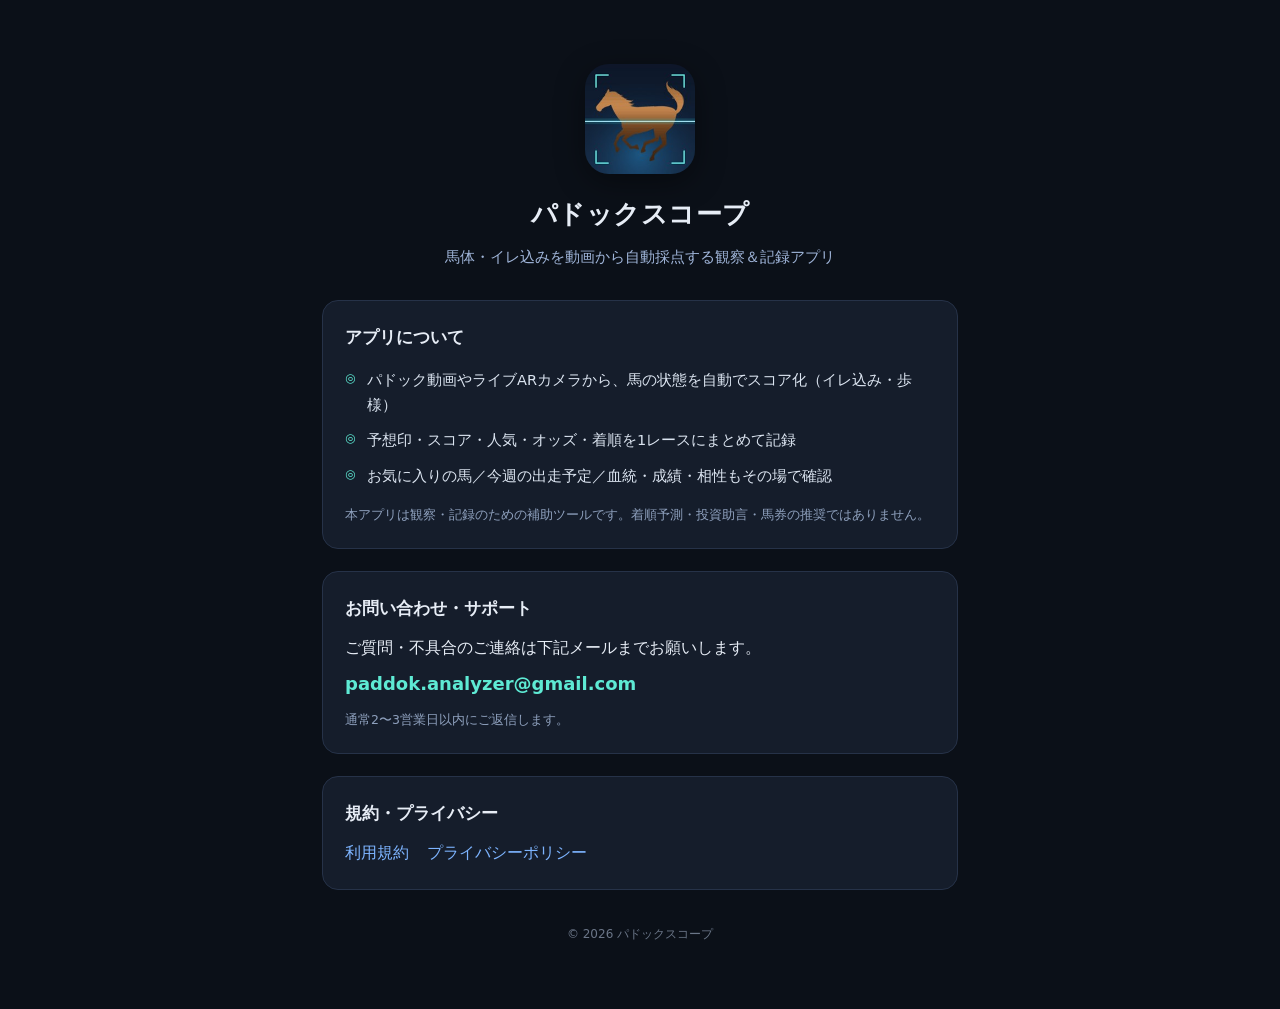
<file: index.html>
<!DOCTYPE html>
<html lang="ja">
<head>
<meta charset="UTF-8">
<meta name="viewport" content="width=device-width, initial-scale=1">
<title>パドックスコープ｜サポート</title>
<style>
  :root{ --bg:#0b1018; --card:#151d2b; --line:#263248; --fg:#e7edf6; --dim:#9fb4d8; --acc:#7db4ff; --teal:#5eead4; }
  *{box-sizing:border-box;margin:0;padding:0}
  body{background:var(--bg);color:var(--fg);font-family:-apple-system,"Hiragino Sans",system-ui,sans-serif;line-height:1.75;-webkit-font-smoothing:antialiased}
  .wrap{max-width:680px;margin:0 auto;padding:40px 22px 64px}
  header{text-align:center;padding:24px 0 8px}
  .icon{width:110px;height:110px;border-radius:24px;box-shadow:0 8px 30px rgba(0,0,0,.4);display:block;margin:0 auto 18px}
  h1{font-size:26px;font-weight:800;letter-spacing:.5px}
  .sub{color:var(--dim);font-size:15px;margin-top:6px}
  .card{background:var(--card);border:1px solid var(--line);border-radius:16px;padding:22px 22px;margin-top:22px}
  h2{font-size:17px;font-weight:800;margin-bottom:10px}
  ul{list-style:none}
  li{padding:5px 0 5px 22px;position:relative;color:#dbe4f0;font-size:14.5px}
  li:before{content:"◎";position:absolute;left:0;color:var(--teal);font-size:12px}
  a{color:var(--acc);text-decoration:none}
  a:hover{text-decoration:underline}
  .mail{display:inline-block;margin-top:6px;font-size:18px;font-weight:800;color:var(--teal)}
  .links{display:flex;gap:18px;flex-wrap:wrap;margin-top:8px}
  .note{color:#8ea0bd;font-size:12.5px;margin-top:10px}
  footer{text-align:center;color:#6b7688;font-size:12px;margin-top:34px}
</style>
</head>
<body>
  <div class="wrap">
    <header>
      <img class="icon" src="[data-uri]" alt="パドックスコープ">
      <h1>パドックスコープ</h1>
      <div class="sub">馬体・イレ込みを動画から自動採点する観察＆記録アプリ</div>
    </header>

    <div class="card">
      <h2>アプリについて</h2>
      <ul>
        <li>パドック動画やライブARカメラから、馬の状態を自動でスコア化（イレ込み・歩様）</li>
        <li>予想印・スコア・人気・オッズ・着順を1レースにまとめて記録</li>
        <li>お気に入りの馬／今週の出走予定／血統・成績・相性もその場で確認</li>
      </ul>
      <p class="note">本アプリは観察・記録のための補助ツールです。着順予測・投資助言・馬券の推奨ではありません。</p>
    </div>

    <div class="card">
      <h2>お問い合わせ・サポート</h2>
      <p>ご質問・不具合のご連絡は下記メールまでお願いします。</p>
      <a class="mail" href="mailto:paddok.analyzer@gmail.com">paddok.analyzer@gmail.com</a>
      <p class="note">通常2〜3営業日以内にご返信します。</p>
    </div>

    <div class="card">
      <h2>規約・プライバシー</h2>
      <div class="links">
        <a href="./terms.html">利用規約</a>
        <a href="./privacy.html">プライバシーポリシー</a>
      </div>
    </div>

    <footer>© 2026 パドックスコープ</footer>
  </div>
</body>
</html>
</file>
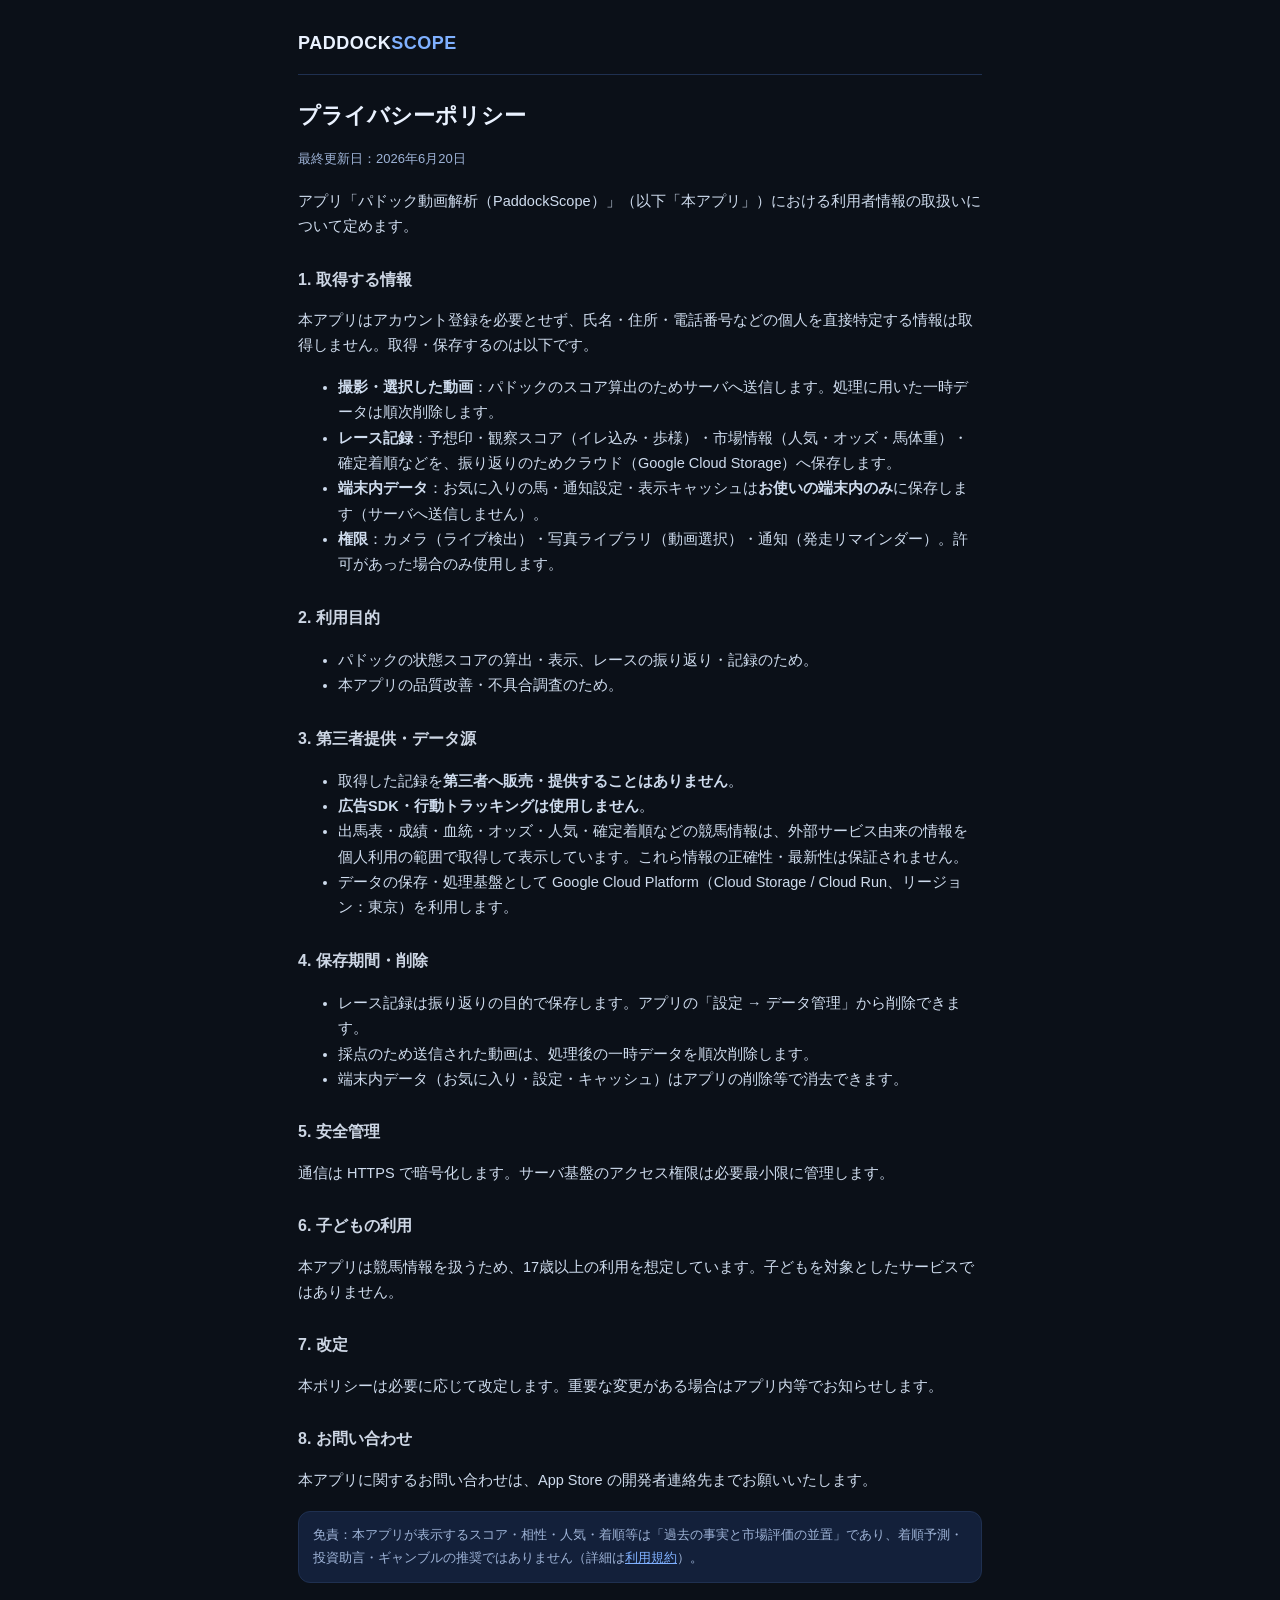
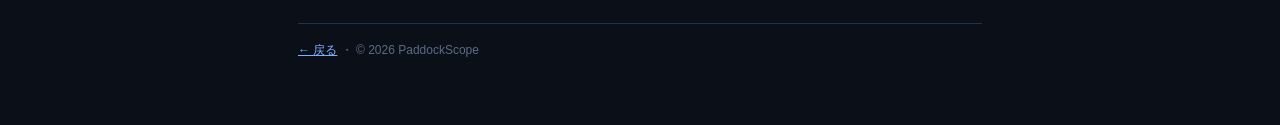
<file: privacy.html>
<!DOCTYPE html>
<html lang="ja"><head>
<meta charset="utf-8"><meta name="viewport" content="width=device-width, initial-scale=1">
<title>プライバシーポリシー — パドック動画解析（PaddockScope）</title>
<link rel="stylesheet" href="./style.css">
</head><body><div class="wrap">
<header><div class="brand">PADDOCK<span>SCOPE</span></div></header>
<h1>プライバシーポリシー</h1>
<p class="meta">最終更新日：2026年6月20日</p>
<p>アプリ「パドック動画解析（PaddockScope）」（以下「本アプリ」）における利用者情報の取扱いについて定めます。</p>

<h2>1. 取得する情報</h2>
<p>本アプリはアカウント登録を必要とせず、氏名・住所・電話番号などの個人を直接特定する情報は取得しません。取得・保存するのは以下です。</p>
<ul>
<li><strong>撮影・選択した動画</strong>：パドックのスコア算出のためサーバへ送信します。処理に用いた一時データは順次削除します。</li>
<li><strong>レース記録</strong>：予想印・観察スコア（イレ込み・歩様）・市場情報（人気・オッズ・馬体重）・確定着順などを、振り返りのためクラウド（Google Cloud Storage）へ保存します。</li>
<li><strong>端末内データ</strong>：お気に入りの馬・通知設定・表示キャッシュは<strong>お使いの端末内のみ</strong>に保存します（サーバへ送信しません）。</li>
<li><strong>権限</strong>：カメラ（ライブ検出）・写真ライブラリ（動画選択）・通知（発走リマインダー）。許可があった場合のみ使用します。</li>
</ul>

<h2>2. 利用目的</h2>
<ul>
<li>パドックの状態スコアの算出・表示、レースの振り返り・記録のため。</li>
<li>本アプリの品質改善・不具合調査のため。</li>
</ul>

<h2>3. 第三者提供・データ源</h2>
<ul>
<li>取得した記録を<strong>第三者へ販売・提供することはありません</strong>。</li>
<li><strong>広告SDK・行動トラッキングは使用しません</strong>。</li>
<li>出馬表・成績・血統・オッズ・人気・確定着順などの競馬情報は、外部サービス由来の情報を個人利用の範囲で取得して表示しています。これら情報の正確性・最新性は保証されません。</li>
<li>データの保存・処理基盤として Google Cloud Platform（Cloud Storage / Cloud Run、リージョン：東京）を利用します。</li>
</ul>

<h2>4. 保存期間・削除</h2>
<ul>
<li>レース記録は振り返りの目的で保存します。アプリの「設定 → データ管理」から削除できます。</li>
<li>採点のため送信された動画は、処理後の一時データを順次削除します。</li>
<li>端末内データ（お気に入り・設定・キャッシュ）はアプリの削除等で消去できます。</li>
</ul>

<h2>5. 安全管理</h2>
<p>通信は HTTPS で暗号化します。サーバ基盤のアクセス権限は必要最小限に管理します。</p>

<h2>6. 子どもの利用</h2>
<p>本アプリは競馬情報を扱うため、17歳以上の利用を想定しています。子どもを対象としたサービスではありません。</p>

<h2>7. 改定</h2>
<p>本ポリシーは必要に応じて改定します。重要な変更がある場合はアプリ内等でお知らせします。</p>

<h2>8. お問い合わせ</h2>
<p>本アプリに関するお問い合わせは、App Store の開発者連絡先までお願いいたします。</p>

<div class="note">免責：本アプリが表示するスコア・相性・人気・着順等は「過去の事実と市場評価の並置」であり、着順予測・投資助言・ギャンブルの推奨ではありません（詳細は<a href="./terms.html">利用規約</a>）。</div>
<footer><a href="./index.html">← 戻る</a> ・ © 2026 PaddockScope</footer>
</div></body></html>
</file>
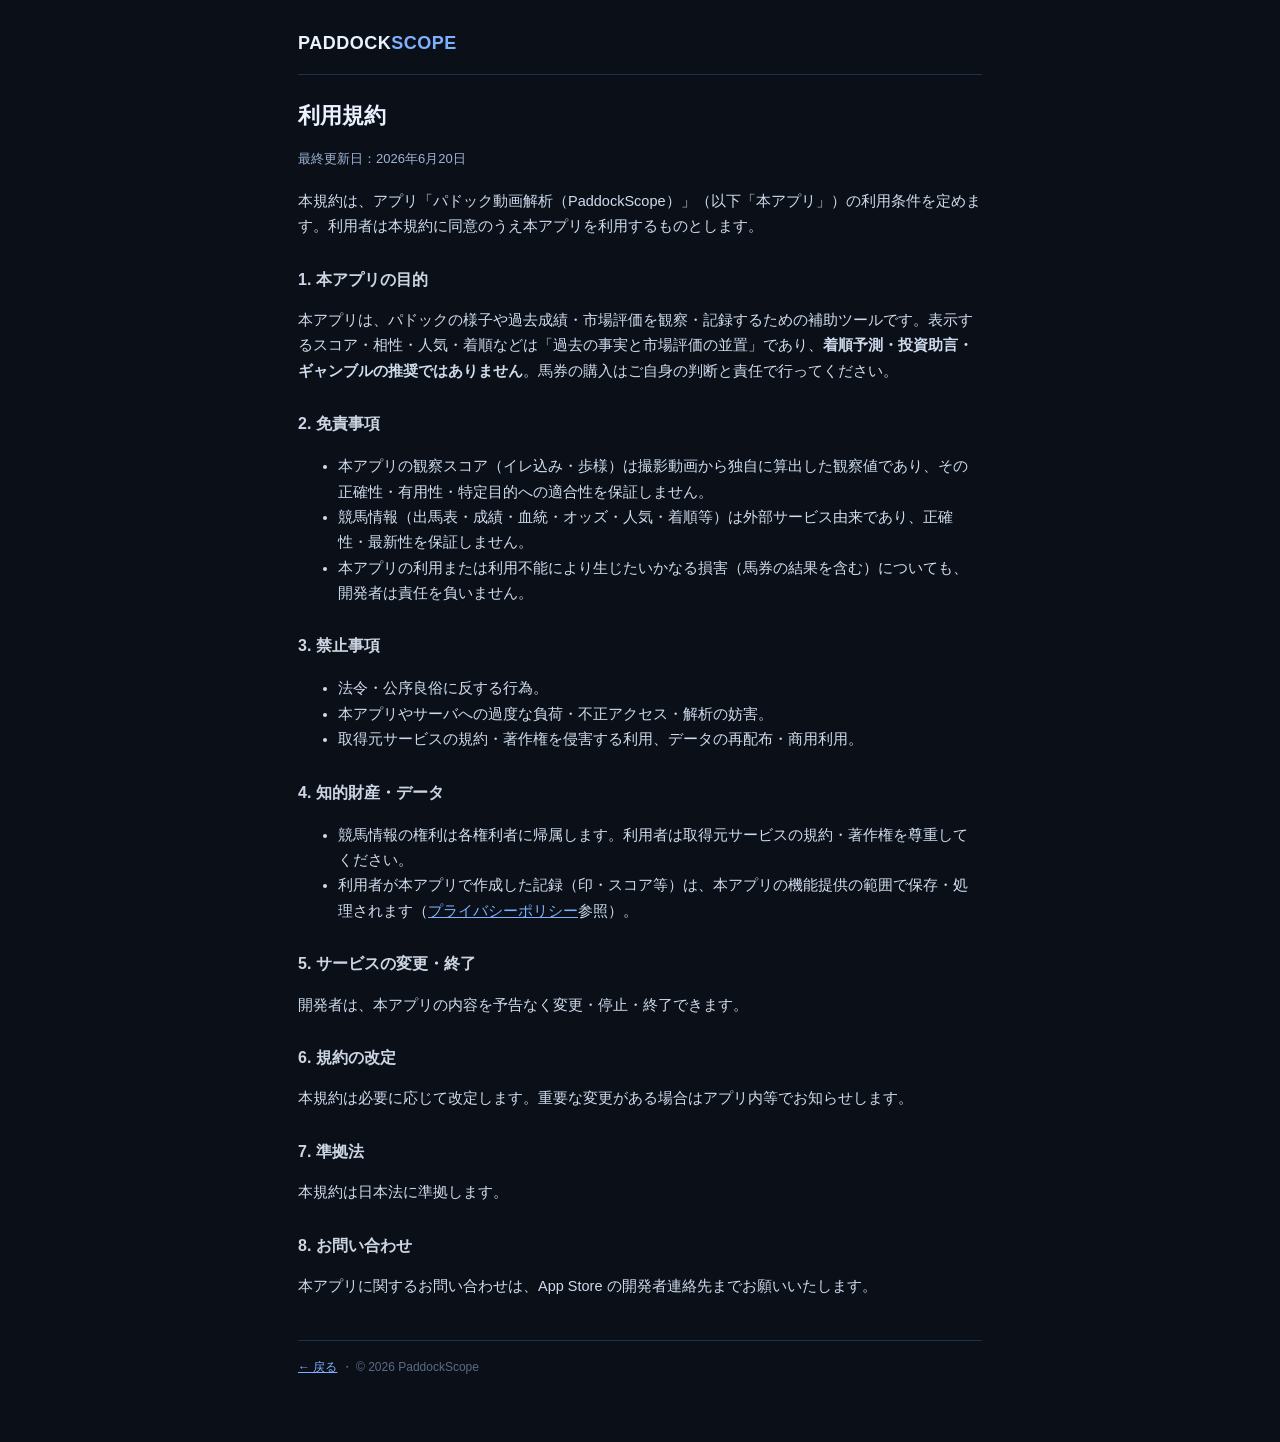
<file: terms.html>
<!DOCTYPE html>
<html lang="ja"><head>
<meta charset="utf-8"><meta name="viewport" content="width=device-width, initial-scale=1">
<title>利用規約 — パドック動画解析（PaddockScope）</title>
<link rel="stylesheet" href="./style.css">
</head><body><div class="wrap">
<header><div class="brand">PADDOCK<span>SCOPE</span></div></header>
<h1>利用規約</h1>
<p class="meta">最終更新日：2026年6月20日</p>
<p>本規約は、アプリ「パドック動画解析（PaddockScope）」（以下「本アプリ」）の利用条件を定めます。利用者は本規約に同意のうえ本アプリを利用するものとします。</p>

<h2>1. 本アプリの目的</h2>
<p>本アプリは、パドックの様子や過去成績・市場評価を観察・記録するための補助ツールです。表示するスコア・相性・人気・着順などは「過去の事実と市場評価の並置」であり、<strong>着順予測・投資助言・ギャンブルの推奨ではありません</strong>。馬券の購入はご自身の判断と責任で行ってください。</p>

<h2>2. 免責事項</h2>
<ul>
<li>本アプリの観察スコア（イレ込み・歩様）は撮影動画から独自に算出した観察値であり、その正確性・有用性・特定目的への適合性を保証しません。</li>
<li>競馬情報（出馬表・成績・血統・オッズ・人気・着順等）は外部サービス由来であり、正確性・最新性を保証しません。</li>
<li>本アプリの利用または利用不能により生じたいかなる損害（馬券の結果を含む）についても、開発者は責任を負いません。</li>
</ul>

<h2>3. 禁止事項</h2>
<ul>
<li>法令・公序良俗に反する行為。</li>
<li>本アプリやサーバへの過度な負荷・不正アクセス・解析の妨害。</li>
<li>取得元サービスの規約・著作権を侵害する利用、データの再配布・商用利用。</li>
</ul>

<h2>4. 知的財産・データ</h2>
<ul>
<li>競馬情報の権利は各権利者に帰属します。利用者は取得元サービスの規約・著作権を尊重してください。</li>
<li>利用者が本アプリで作成した記録（印・スコア等）は、本アプリの機能提供の範囲で保存・処理されます（<a href="./privacy.html">プライバシーポリシー</a>参照）。</li>
</ul>

<h2>5. サービスの変更・終了</h2>
<p>開発者は、本アプリの内容を予告なく変更・停止・終了できます。</p>

<h2>6. 規約の改定</h2>
<p>本規約は必要に応じて改定します。重要な変更がある場合はアプリ内等でお知らせします。</p>

<h2>7. 準拠法</h2>
<p>本規約は日本法に準拠します。</p>

<h2>8. お問い合わせ</h2>
<p>本アプリに関するお問い合わせは、App Store の開発者連絡先までお願いいたします。</p>

<footer><a href="./index.html">← 戻る</a> ・ © 2026 PaddockScope</footer>
</div></body></html>
</file>
<file: style.css>
:root { --bg:#0b1018; --card:#13203a; --line:#1f3050; --tx:#eaf2ff; --sub:#9fb4d8; --accent:#7fb0ff; }
* { box-sizing: border-box; }
body { margin:0; background:var(--bg); color:var(--tx); font-family:-apple-system,BlinkMacSystemFont,"Hiragino Sans","Noto Sans JP",sans-serif; line-height:1.75; }
.wrap { max-width:720px; margin:0 auto; padding:28px 18px 64px; }
header { display:flex; align-items:center; gap:10px; padding-bottom:14px; border-bottom:1px solid var(--line); margin-bottom:22px; }
.brand { font-weight:800; font-size:18px; letter-spacing:.5px; }
.brand span { color:var(--accent); }
h1 { font-size:22px; margin:18px 0 6px; }
h2 { font-size:16px; margin:26px 0 8px; color:#cdd6e4; }
.meta { color:var(--sub); font-size:13px; margin-bottom:18px; }
p, li { font-size:14.5px; color:#cfdcee; }
a { color:var(--accent); }
.note { background:var(--card); border:1px solid var(--line); border-radius:12px; padding:12px 14px; color:var(--sub); font-size:13px; margin:18px 0; }
nav a { display:inline-block; margin-right:14px; font-weight:700; }
footer { margin-top:40px; padding-top:16px; border-top:1px solid var(--line); color:#5a6b86; font-size:12px; }
table { border-collapse:collapse; width:100%; margin:10px 0; font-size:13.5px; }
th,td { border:1px solid var(--line); padding:7px 10px; text-align:left; }
</file>
